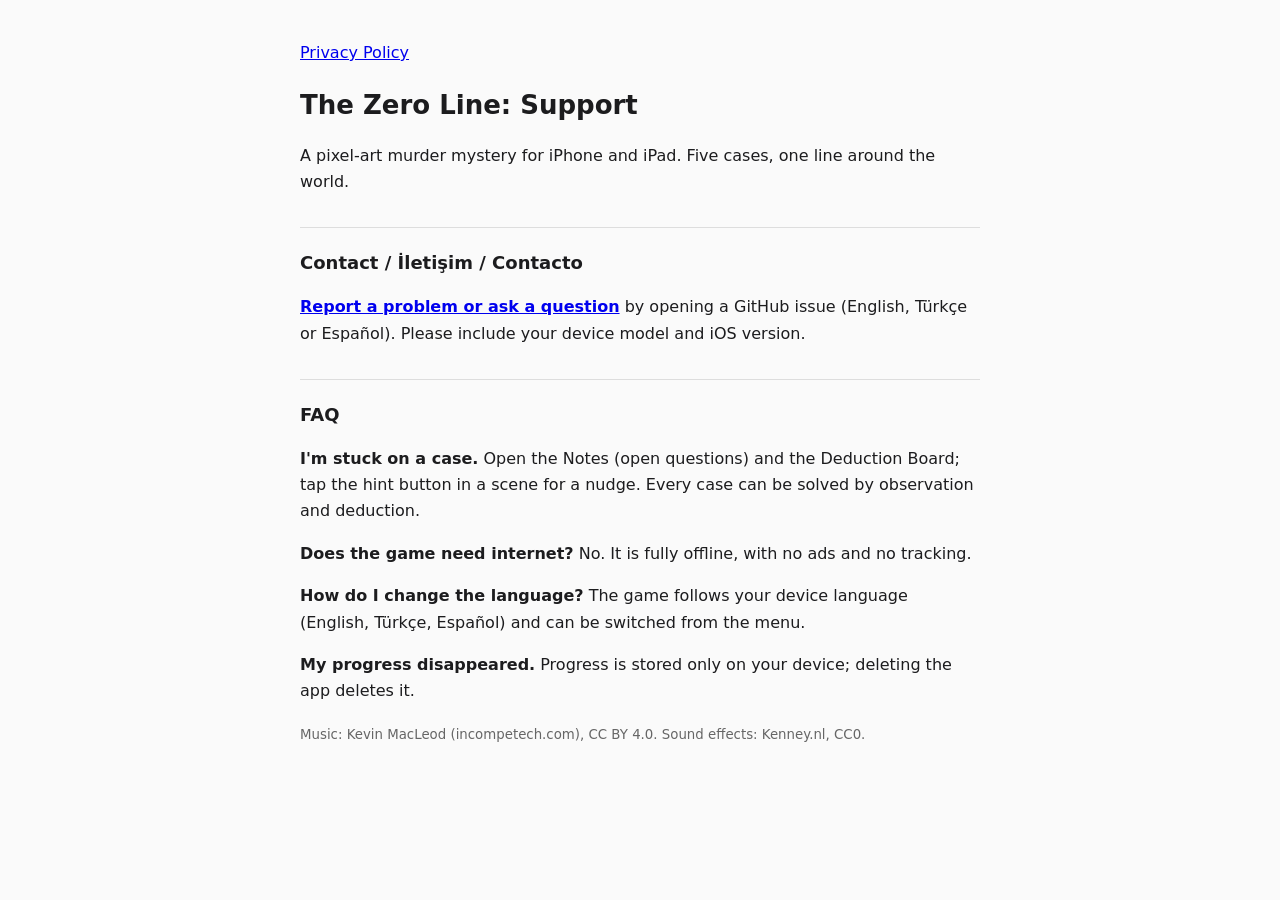
<file: index.html>
<!doctype html><html lang="en"><head><meta charset="utf-8"><meta name="viewport" content="width=device-width,initial-scale=1"><title>The Zero Line: Support</title><link rel="stylesheet" href="style.css"></head><body>
<nav><a href="privacy.html">Privacy Policy</a></nav>
<h1>The Zero Line: Support</h1>
<p>A pixel-art murder mystery for iPhone and iPad. Five cases, one line around the world.</p>

<h2>Contact / İletişim / Contacto</h2>
<p><a href="https://github.com/ekucet/zeroline-site/issues/new"><b>Report a problem or ask a question</b></a> by opening a GitHub issue (English, Türkçe or Español). Please include your device model and iOS version.</p>

<h2>FAQ</h2>
<p><b>I'm stuck on a case.</b> Open the Notes (open questions) and the Deduction Board; tap the hint button in a scene for a nudge. Every case can be solved by observation and deduction.</p>
<p><b>Does the game need internet?</b> No. It is fully offline, with no ads and no tracking.</p>
<p><b>How do I change the language?</b> The game follows your device language (English, Türkçe, Español) and can be switched from the menu.</p>
<p><b>My progress disappeared.</b> Progress is stored only on your device; deleting the app deletes it.</p>
<p><small>Music: Kevin MacLeod (incompetech.com), CC BY 4.0. Sound effects: Kenney.nl, CC0.</small></p>
</body></html>
</file>
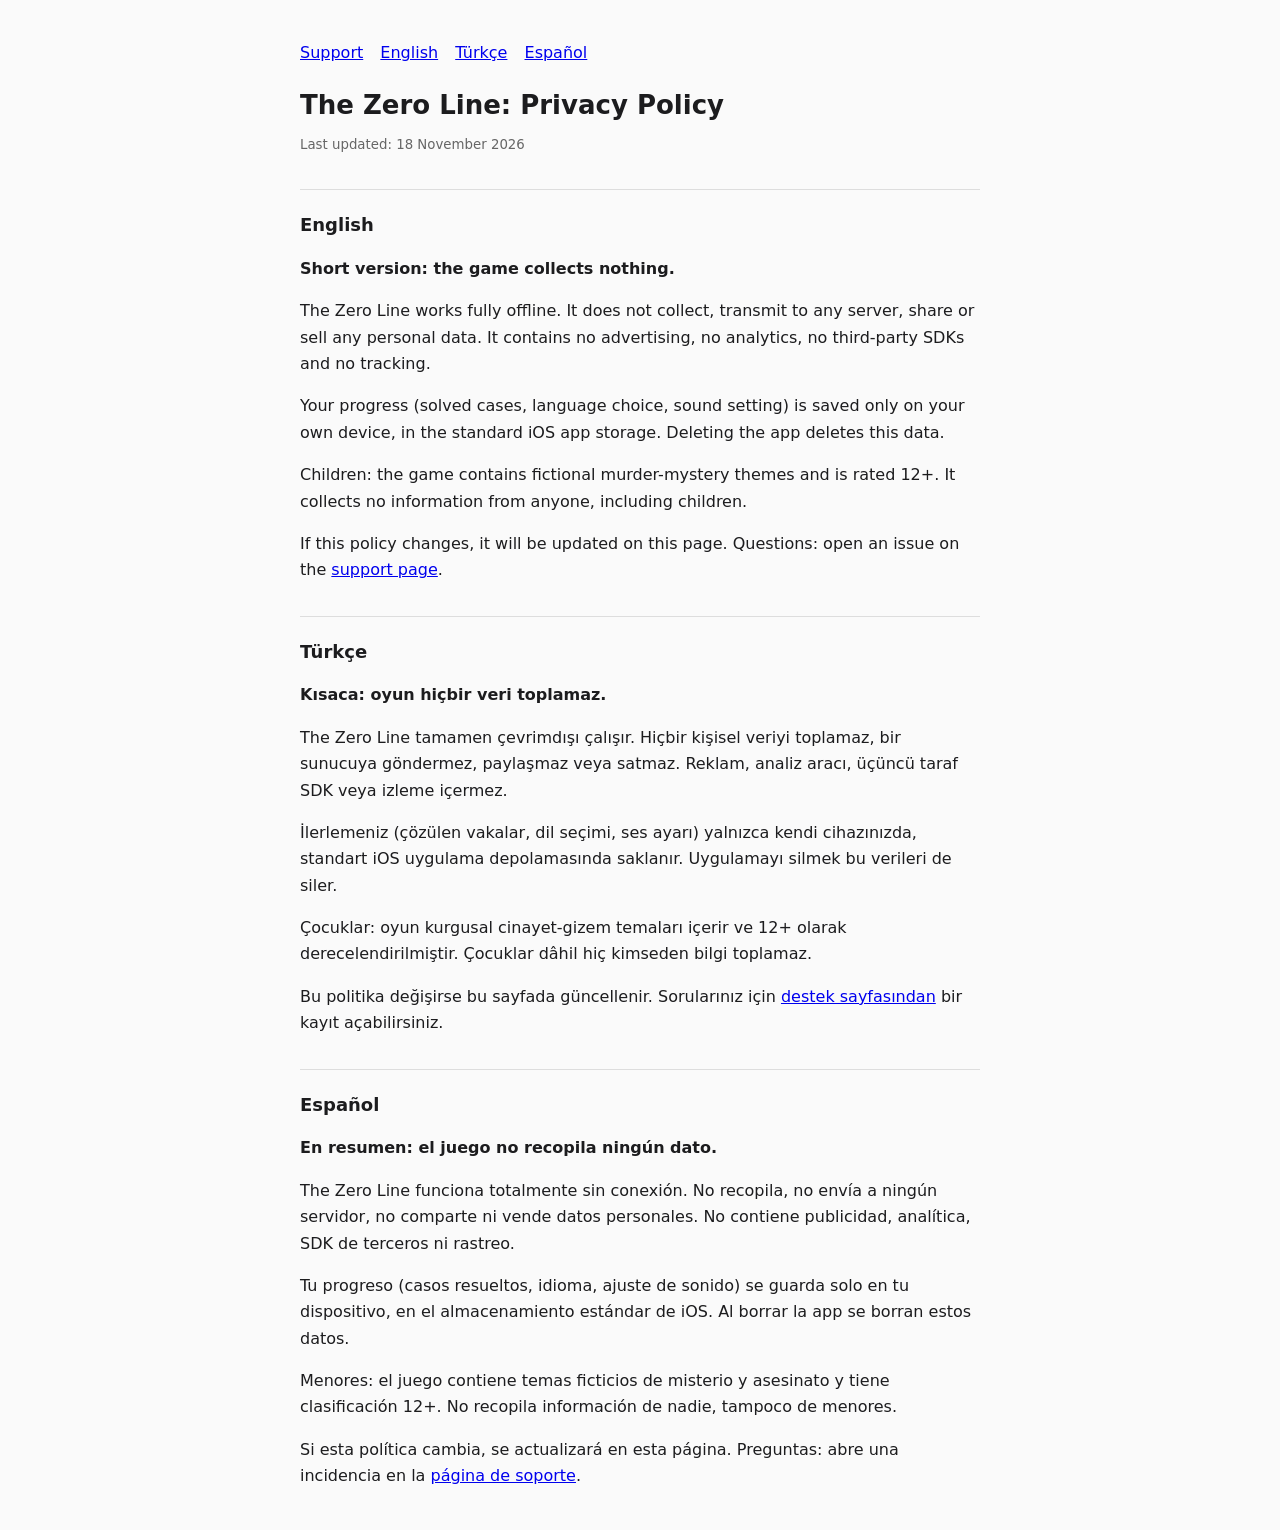
<file: privacy.html>
<!doctype html><html lang="en"><head><meta charset="utf-8"><meta name="viewport" content="width=device-width,initial-scale=1"><title>The Zero Line: Privacy Policy</title><link rel="stylesheet" href="style.css"></head><body>
<nav><a href="index.html">Support</a> <a href="#en">English</a> <a href="#tr">Türkçe</a> <a href="#es">Español</a></nav>
<h1>The Zero Line: Privacy Policy</h1>
<small>Last updated: 18 November 2026</small>

<h2 id="en">English</h2>
<p><b>Short version: the game collects nothing.</b></p>
<p>The Zero Line works fully offline. It does not collect, transmit to any server, share or sell any personal data. It contains no advertising, no analytics, no third-party SDKs and no tracking.</p>
<p>Your progress (solved cases, language choice, sound setting) is saved only on your own device, in the standard iOS app storage. Deleting the app deletes this data.</p>
<p>Children: the game contains fictional murder-mystery themes and is rated 12+. It collects no information from anyone, including children.</p>
<p>If this policy changes, it will be updated on this page. Questions: open an issue on the <a href="https://github.com/ekucet/zeroline-site/issues">support page</a>.</p>

<h2 id="tr">Türkçe</h2>
<p><b>Kısaca: oyun hiçbir veri toplamaz.</b></p>
<p>The Zero Line tamamen çevrimdışı çalışır. Hiçbir kişisel veriyi toplamaz, bir sunucuya göndermez, paylaşmaz veya satmaz. Reklam, analiz aracı, üçüncü taraf SDK veya izleme içermez.</p>
<p>İlerlemeniz (çözülen vakalar, dil seçimi, ses ayarı) yalnızca kendi cihazınızda, standart iOS uygulama depolamasında saklanır. Uygulamayı silmek bu verileri de siler.</p>
<p>Çocuklar: oyun kurgusal cinayet-gizem temaları içerir ve 12+ olarak derecelendirilmiştir. Çocuklar dâhil hiç kimseden bilgi toplamaz.</p>
<p>Bu politika değişirse bu sayfada güncellenir. Sorularınız için <a href="https://github.com/ekucet/zeroline-site/issues">destek sayfasından</a> bir kayıt açabilirsiniz.</p>

<h2 id="es">Español</h2>
<p><b>En resumen: el juego no recopila ningún dato.</b></p>
<p>The Zero Line funciona totalmente sin conexión. No recopila, no envía a ningún servidor, no comparte ni vende datos personales. No contiene publicidad, analítica, SDK de terceros ni rastreo.</p>
<p>Tu progreso (casos resueltos, idioma, ajuste de sonido) se guarda solo en tu dispositivo, en el almacenamiento estándar de iOS. Al borrar la app se borran estos datos.</p>
<p>Menores: el juego contiene temas ficticios de misterio y asesinato y tiene clasificación 12+. No recopila información de nadie, tampoco de menores.</p>
<p>Si esta política cambia, se actualizará en esta página. Preguntas: abre una incidencia en la <a href="https://github.com/ekucet/zeroline-site/issues">página de soporte</a>.</p>
</body></html>
</file>
<file: style.css>
body{font:16px/1.65 system-ui,-apple-system,sans-serif;max-width:680px;margin:40px auto;padding:0 16px;color:#1c1c1e;background:#fafafa}
h1{font-size:26px;margin-bottom:4px}h2{font-size:18px;margin-top:32px;border-top:1px solid #ddd;padding-top:20px}
nav a{margin-right:12px}small{color:#666}
@media(prefers-color-scheme:dark){body{background:#101214;color:#e8e6df}h2{border-color:#333}a{color:#f2a541}small{color:#999}}
</file>
